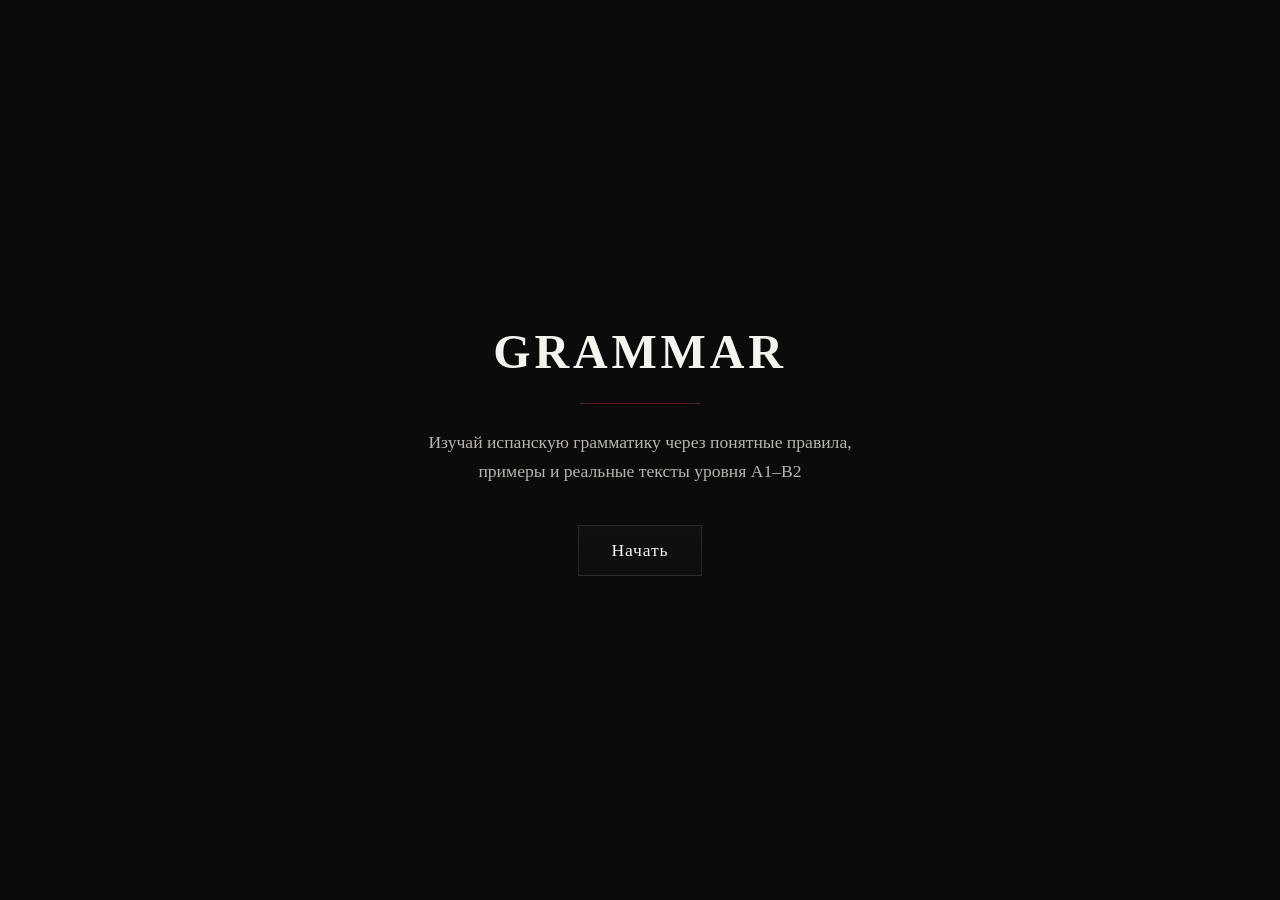
<file: index.html>
<!DOCTYPE html>
<html lang="ru">
<head>
<meta charset="UTF-8" />
<meta name="viewport" content="width=device-width, initial-scale=1.0"/>

<title>Grammar App</title>

<style>
:root {
  --bg:#0B0B0B;
  --text:#F5F3EE;
  --muted:#B9B4AD;
  --accent:#8B2635;
  --line:rgba(245,243,238,0.12);
}

*{
  margin:0;
  padding:0;
  box-sizing:border-box;
}

body{
  background:var(--bg);
  color:var(--text);
  font-family:"New Century Schoolbook","TeX Gyre Schola",Georgia,serif;
  min-height:100vh;
  display:flex;
  align-items:center;
  justify-content:center;
}

/* WRAPPER */
.wrapper{
  text-align:center;
  max-width:700px;
  padding:40px;
}

/* TITLE */
h1{
  font-size:3rem;
  letter-spacing:0.08em;
  margin-bottom:16px;
}

.subtitle{
  color:var(--muted);
  font-size:1.1rem;
  line-height:1.6;
  margin-bottom:40px;
}

/* BUTTON */
.btn{
  display:inline-block;
  padding:14px 32px;
  border:1px solid var(--line);
  color:var(--text);
  text-decoration:none;
  font-size:1.1rem;
  letter-spacing:0.05em;
  background:linear-gradient(180deg,rgba(255,255,255,0.02),rgba(255,255,255,0.01));
  transition:0.25s;
  cursor:pointer;
}

.btn:hover{
  border-color:var(--accent);
  transform:translateY(-4px);
  color:var(--accent);
}

/* small accent line */
.line{
  width:120px;
  height:1px;
  background:var(--accent);
  margin:24px auto;
  opacity:0.6;
}
</style>
</head>

<body>

<div class="wrapper">

  <h1>GRAMMAR</h1>

  <div class="line"></div>

  <div class="subtitle">
    Изучай испанскую грамматику через понятные правила,<br>
    примеры и реальные тексты уровня A1–B2
  </div>

  <a class="btn" href="main.html">Начать</a>

</div>

</body>
</html>
</file>
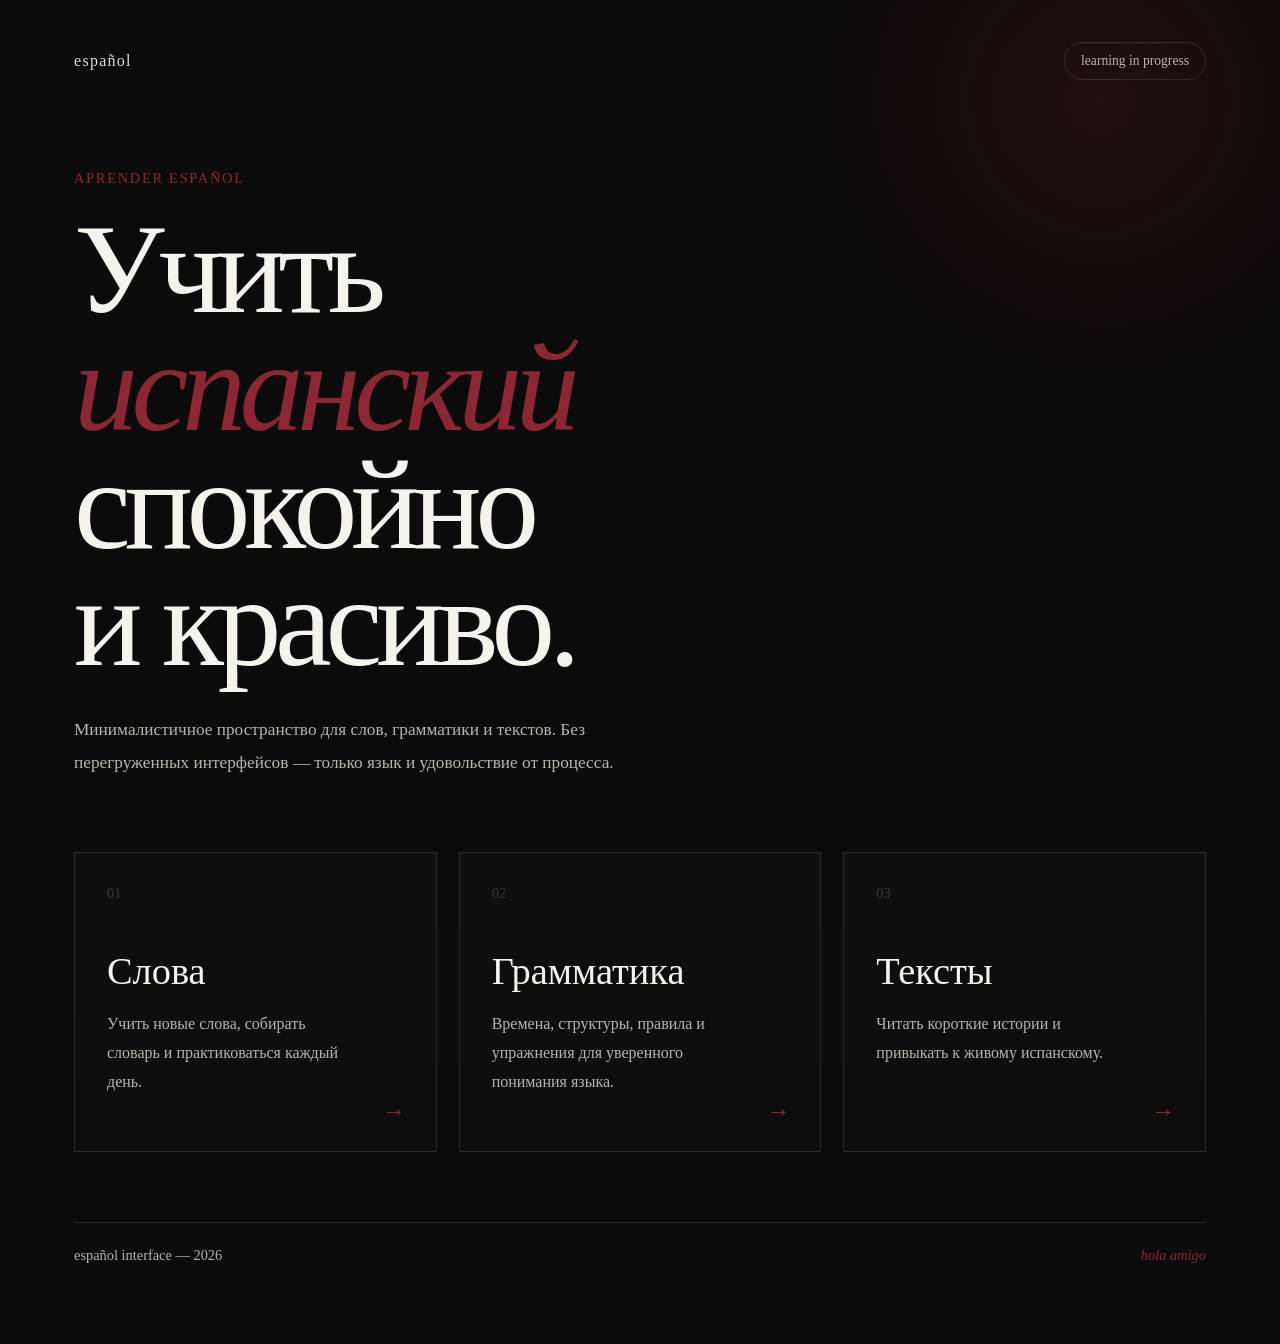
<file: main.html>
<!DOCTYPE html>
<html lang="ru">
<head>
  <meta charset="UTF-8" />
  <meta name="viewport" content="width=device-width, initial-scale=1.0"/>

  <title>Español</title>

  <style>
    @font-face {
      font-family: "TeX Gyre Schola";
      src: local("TeX Gyre Schola");
    }

    :root {
      --bg: #0B0B0B;
      --text: #F5F3EE;
      --muted: #B9B4AD;
      --accent: #8B2635;
      --line: rgba(245, 243, 238, 0.12);
    }

    * {
      margin: 0;
      padding: 0;
      box-sizing: border-box;
    }

    body {
      background: var(--bg);
      color: var(--text);

      font-family:
        "New Century Schoolbook",
        "TeX Gyre Schola",
        Georgia,
        serif;

      min-height: 100vh;
      overflow-x: hidden;
    }

    .container {
      width: 100%;
      max-width: 1180px;
      margin: 0 auto;
      padding: 42px 24px 80px;
    }

    /* TOP */

    .topbar {
      display: flex;
      justify-content: space-between;
      align-items: center;

      margin-bottom: 90px;
    }

    .logo {
      font-size: 1rem;
      letter-spacing: 0.08em;
      opacity: 0.9;
    }

    .status {
      border: 1px solid var(--line);
      padding: 10px 16px;
      border-radius: 999px;

      font-size: 0.85rem;
      color: var(--muted);

      backdrop-filter: blur(10px);
    }

    /* HERO */

    .hero {
      margin-bottom: 72px;
    }

    .eyebrow {
      color: var(--accent);
      margin-bottom: 24px;

      font-size: 0.9rem;
      letter-spacing: 0.12em;
      text-transform: uppercase;
    }

    .title {
      font-size: clamp(3.8rem, 10vw, 8rem);
      line-height: 0.92;
      font-weight: 400;
      letter-spacing: -0.05em;

      max-width: 900px;
    }

    .accent {
      color: var(--accent);
      font-style: italic;
    }

    .subtitle {
      margin-top: 32px;

      max-width: 620px;

      color: var(--muted);

      font-size: 1.08rem;
      line-height: 1.9;
    }

    /* CARDS */

    .grid {
      display: grid;
      grid-template-columns: repeat(3, 1fr);
      gap: 22px;
    }

    .card {
      position: relative;

      border: 1px solid var(--line);

      background:
        linear-gradient(
          180deg,
          rgba(255,255,255,0.02),
          rgba(255,255,255,0.01)
        );

      min-height: 300px;

      padding: 32px;

      text-decoration: none;
      color: inherit;

      transition:
        border-color 0.25s ease,
        transform 0.25s ease,
        background 0.25s ease;
    }

    .card:hover {
      border-color: rgba(139, 38, 53, 0.6);

      background:
        linear-gradient(
          180deg,
          rgba(139,38,53,0.16),
          rgba(255,255,255,0.02)
        );

      transform: translateY(-6px);
    }

    .card-number {
      color: rgba(245,243,238,0.18);
      font-size: 0.9rem;
      margin-bottom: 50px;
    }

    .card-title {
      font-size: 2.4rem;
      font-weight: 400;
      margin-bottom: 20px;
      line-height: 1;
    }

    .card-desc {
      color: var(--muted);
      line-height: 1.8;
      font-size: 1rem;
      max-width: 240px;
    }

    .arrow {
      position: absolute;
      right: 30px;
      bottom: 26px;

      font-size: 1.5rem;
      color: var(--accent);

      transition: transform 0.25s ease;
    }

    .card:hover .arrow {
      transform: translateX(4px);
    }

    /* CARD STAT */

    .card-stat {
      margin-top: 14px;
      font-size: 0.8rem;
      color: var(--muted);
      letter-spacing: 0.03em;
    }

    .card-stat b {
      color: var(--text);
    }

    /* FOOTER */

    .footer {
      margin-top: 70px;

      padding-top: 24px;

      border-top: 1px solid var(--line);

      display: flex;
      justify-content: space-between;
      align-items: center;

      color: var(--muted);

      font-size: 0.9rem;
    }

    .footer span {
      color: var(--accent);
      font-style: italic;
    }

    /* GLOW */

    .glow {
      position: fixed;
      width: 600px;
      height: 600px;

      background: radial-gradient(
        circle,
        rgba(139,38,53,0.16) 0%,
        rgba(139,38,53,0) 70%
      );

      top: -200px;
      right: -120px;

      pointer-events: none;
      z-index: -1;
    }

    /* MOBILE */

    @media (max-width: 920px) {

      .topbar {
        margin-bottom: 60px;
      }

      .grid {
        grid-template-columns: 1fr;
      }

      .card {
        min-height: 220px;
      }

      .title {
        letter-spacing: -0.04em;
      }

      .footer {
        flex-direction: column;
        align-items: flex-start;
        gap: 10px;
      }

    }
  </style>
</head>

<body>

<div class="glow"></div>

<main class="container">

  <header class="topbar">

    <div class="logo">
      español
    </div>

    <div class="status">
      learning in progress
    </div>

  </header>

  <section class="hero">

    <div class="eyebrow">
      aprender español
    </div>

    <h1 class="title">
      Учить<br />
      <span class="accent">испанский</span><br />
      спокойно<br />
      и красиво.
    </h1>

    <p class="subtitle">
      Минималистичное пространство
      для слов, грамматики и текстов.
      Без перегруженных интерфейсов —
      только язык и удовольствие от процесса.
    </p>

  </section>

<section class="grid">

  <a href="words.html" class="card">

    <div class="card-number">01</div>

    <h2 class="card-title">
      Слова
    </h2>

    <p class="card-desc">
      Учить новые слова,
      собирать словарь
      и практиковаться каждый день.
    </p>

    <div class="card-stat" id="stat-words"></div>

    <div class="arrow">
      →
    </div>

  </a>

  <a href="grammar.html" class="card">

    <div class="card-number">02</div>

    <h2 class="card-title">
      Грамматика
    </h2>

    <p class="card-desc">
      Времена, структуры,
      правила и упражнения
      для уверенного понимания языка.
    </p>

    <div class="card-stat" id="stat-grammar"></div>

    <div class="arrow">
      →
    </div>

  </a>

  <a href="text.html" class="card">

    <div class="card-number">03</div>

    <h2 class="card-title">
      Тексты
    </h2>

    <p class="card-desc">
      Читать короткие истории
      и привыкать
      к живому испанскому.
    </p>

    <div class="card-stat" id="stat-texts"></div>

    <div class="arrow">
      →
    </div>

  </a>

</section>

  <footer class="footer">

    <div>
      español interface — 2026
    </div>

    <span>
      hola amigo
    </span>

  </footer>

</main>

<script>
(function () {
  function get(key) { return localStorage.getItem(key); }

  var wKnown = get('words_known'), wTotal = get('words_total');
  if (wTotal) {
    document.getElementById('stat-words').innerHTML =
      '<b>' + wKnown + '</b> / ' + wTotal + ' слов изучено';
  }

  var gStudied = get('grammar_studied_count'), gTotal = get('grammar_total');
  if (gTotal) {
    document.getElementById('stat-grammar').innerHTML =
      '<b>' + (gStudied || 0) + '</b> / ' + gTotal + ' тем пройдено';
  }

  var tRead = get('texts_read_count'), tTotal = get('texts_total');
  if (tTotal) {
    document.getElementById('stat-texts').innerHTML =
      '<b>' + (tRead || 0) + '</b> / ' + tTotal + ' текстов прочитано';
  }
})();
</script>

</body>
</html>
</file>
